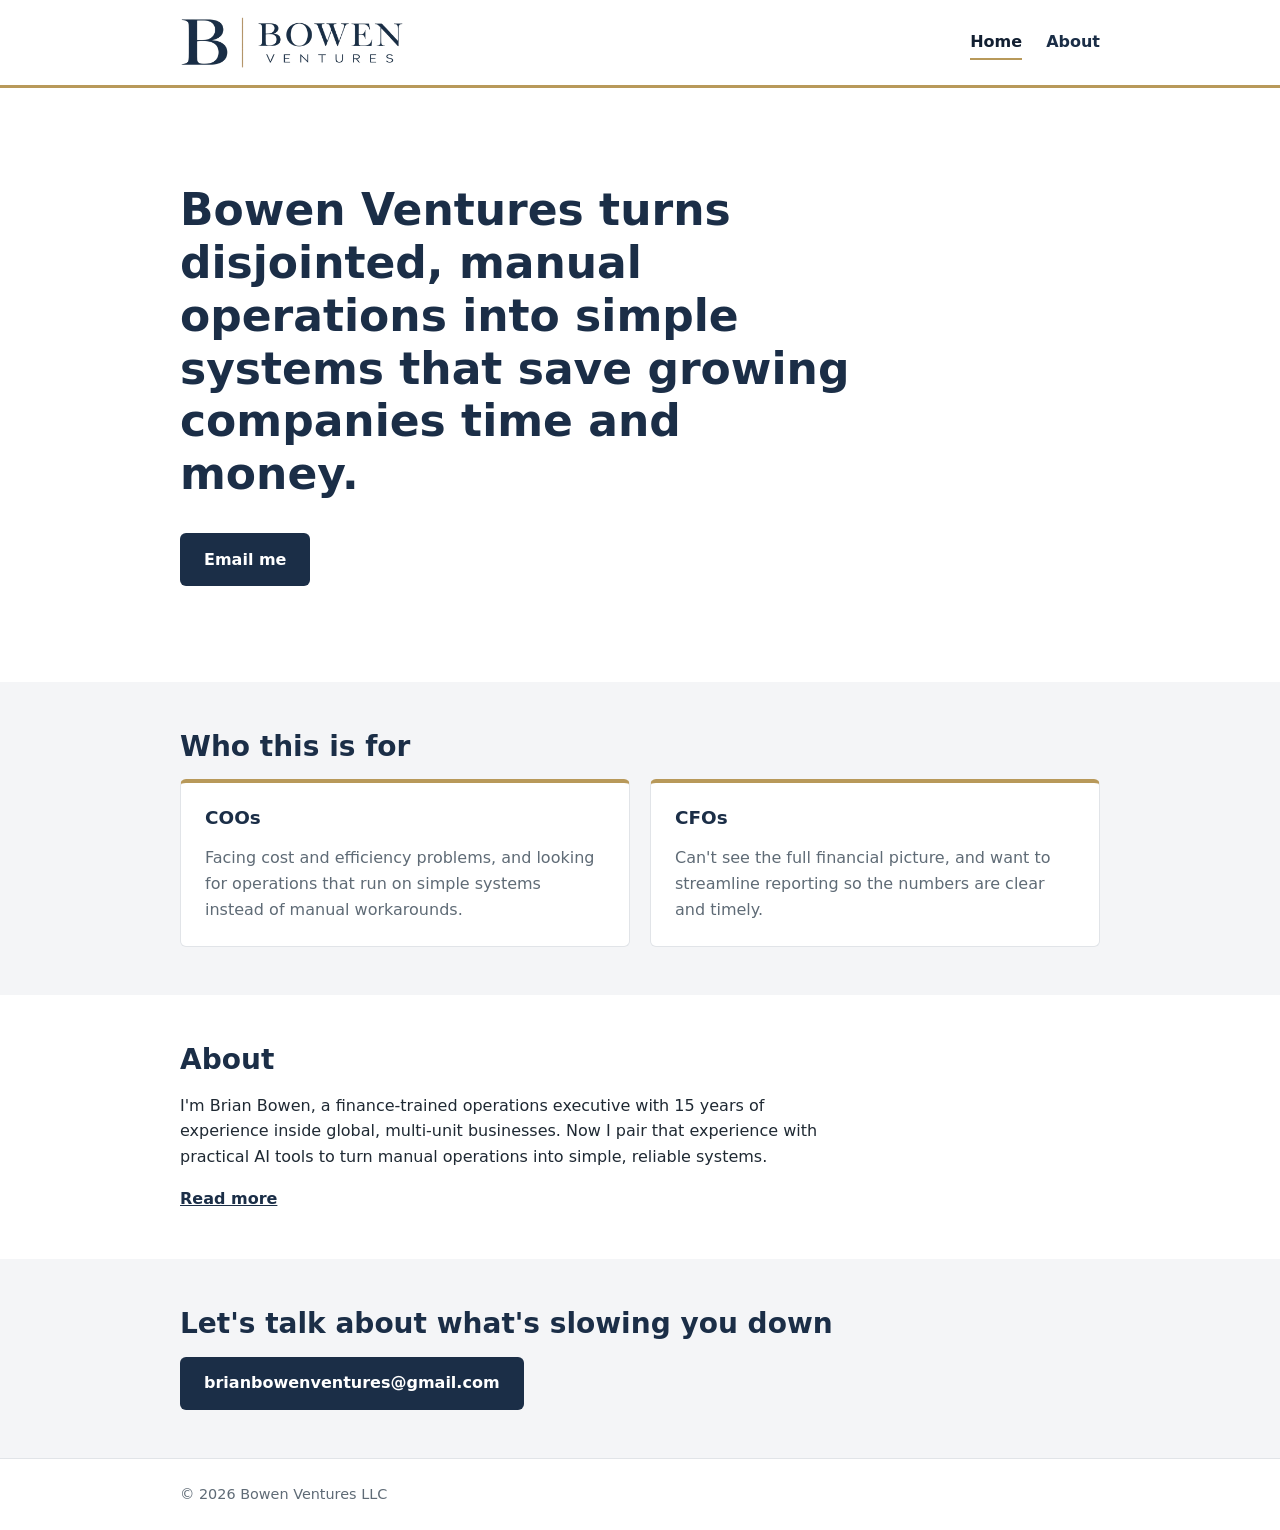
<file: index.html>
<!DOCTYPE html>
<html lang="en">
<head>
  <meta charset="utf-8">
  <meta name="viewport" content="width=device-width, initial-scale=1">
  <title>Bowen Ventures</title>
  <meta name="description" content="Bowen Ventures turns disjointed, manual operations into simple systems that save growing companies time and money.">
  <link rel="icon" type="image/png" href="assets/logo-mark.png">
  <link rel="stylesheet" href="styles.css">
</head>
<body>

  <header class="site-header">
    <div class="container">
      <a class="brand" href="index.html">
        <img src="assets/logo-wide.png" alt="Bowen Ventures" width="800" height="190">
      </a>
      <nav class="site-nav" aria-label="Main">
        <a href="index.html" aria-current="page">Home</a>
        <a href="about.html">About</a>
      </nav>
    </div>
  </header>

  <main>

    <section class="hero">
      <div class="container">
        <h1>Bowen Ventures turns disjointed, manual operations into simple systems that save growing companies time and money.</h1>
        <a class="button" href="mailto:brianbowenventures@gmail.com">Email me</a>
      </div>
    </section>

    <section class="audience">
      <div class="container">
        <h2>Who this is for</h2>
        <div class="cards">
          <article class="card">
            <h3>COOs</h3>
            <p>Facing cost and efficiency problems, and looking for operations that run on simple systems instead of manual workarounds.</p>
          </article>
          <article class="card">
            <h3>CFOs</h3>
            <p>Can't see the full financial picture, and want to streamline reporting so the numbers are clear and timely.</p>
          </article>
        </div>
      </div>
    </section>

    <section class="about">
      <div class="container">
        <h2>About</h2>
        <p>I'm Brian Bowen, a finance-trained operations executive with 15 years of experience inside global, multi-unit businesses. Now I pair that experience with practical AI tools to turn manual operations into simple, reliable systems.</p>
        <a class="text-link" href="about.html">Read more</a>
      </div>
    </section>

    <section class="contact">
      <div class="container">
        <h2>Let's talk about what's slowing you down</h2>
        <a class="button" href="mailto:brianbowenventures@gmail.com">brianbowenventures@gmail.com</a>
      </div>
    </section>

  </main>

  <footer class="site-footer">
    <div class="container">
      <p>&copy; 2026 Bowen Ventures LLC</p>
    </div>
  </footer>

</body>
</html>
</file>
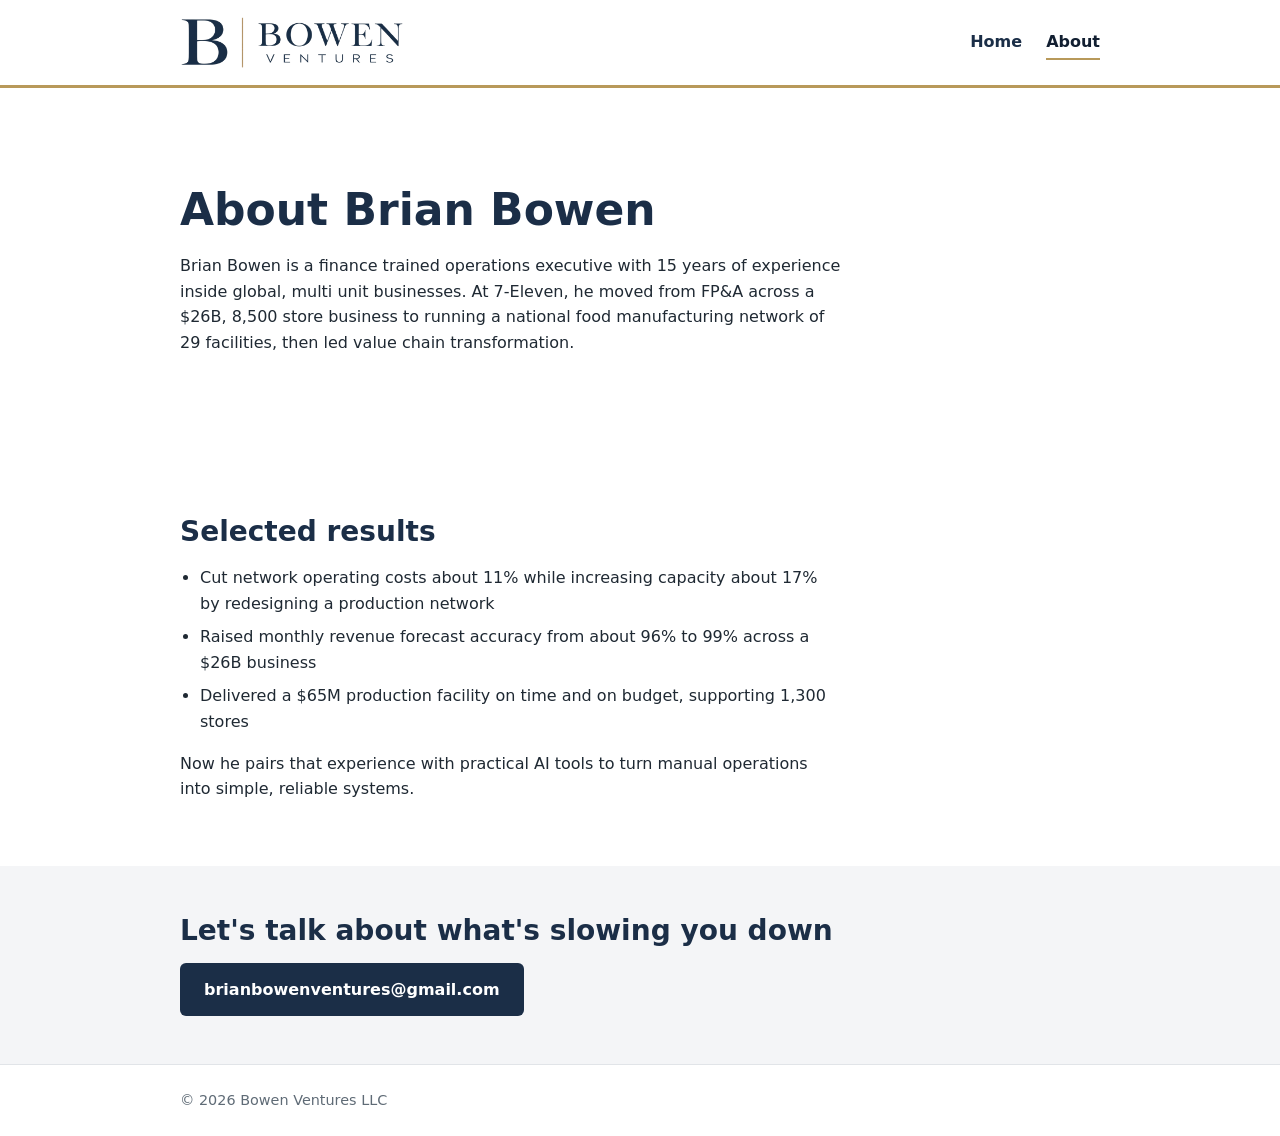
<file: about.html>
<!DOCTYPE html>
<html lang="en">
<head>
  <meta charset="utf-8">
  <meta name="viewport" content="width=device-width, initial-scale=1">
  <title>About Brian Bowen | Bowen Ventures</title>
  <meta name="description" content="Brian Bowen is a finance trained operations executive with 15 years of experience inside global, multi unit businesses.">
  <link rel="icon" type="image/png" href="assets/logo-mark.png">
  <link rel="stylesheet" href="styles.css">
</head>
<body>

  <header class="site-header">
    <div class="container">
      <a class="brand" href="index.html">
        <img src="assets/logo-wide.png" alt="Bowen Ventures" width="800" height="190">
      </a>
      <nav class="site-nav" aria-label="Main">
        <a href="index.html">Home</a>
        <a href="about.html" aria-current="page">About</a>
      </nav>
    </div>
  </header>

  <main>

    <section class="hero">
      <div class="container">
        <h1>About Brian Bowen</h1>
        <p>Brian Bowen is a finance trained operations executive with 15 years of experience inside global, multi unit businesses. At 7-Eleven, he moved from FP&amp;A across a $26B, 8,500 store business to running a national food manufacturing network of 29 facilities, then led value chain transformation.</p>
      </div>
    </section>

    <section class="about">
      <div class="container">
        <h2>Selected results</h2>
        <ul>
          <li>Cut network operating costs about 11% while increasing capacity about 17% by redesigning a production network</li>
          <li>Raised monthly revenue forecast accuracy from about 96% to 99% across a $26B business</li>
          <li>Delivered a $65M production facility on time and on budget, supporting 1,300 stores</li>
        </ul>

        <p>Now he pairs that experience with practical AI tools to turn manual operations into simple, reliable systems.</p>
      </div>
    </section>

    <section class="contact">
      <div class="container">
        <h2>Let's talk about what's slowing you down</h2>
        <a class="button" href="mailto:brianbowenventures@gmail.com">brianbowenventures@gmail.com</a>
      </div>
    </section>

  </main>

  <footer class="site-footer">
    <div class="container">
      <p>&copy; 2026 Bowen Ventures LLC</p>
    </div>
  </footer>

</body>
</html>
</file>
<file: styles.css>
/* Colors and sizes defined once, reused everywhere.
   Brand colors come from the logo: navy sampled from logo-mark.png,
   gold matched to the vertical line in logo-wide.png. */
:root {
  --text: #1f2933;
  --muted: #5f6b76;
  --background: #ffffff;
  --background-alt: #f4f5f7;
  --border: #e1e4e8;
  --accent: #1b2e47;
  --accent-dark: #121f31;
  --accent-secondary: #b8995a;
  --max-width: 960px;
}

/* Predictable sizing: padding and borders count inside an element's width */
*,
*::before,
*::after {
  box-sizing: border-box;
}

body {
  margin: 0;
  font-family: system-ui, -apple-system, "Segoe UI", Roboto, Helvetica, Arial, sans-serif;
  line-height: 1.6;
  color: var(--text);
  background: var(--background);
}

/* Centers content and keeps lines readable on wide screens */
.container {
  max-width: var(--max-width);
  margin: 0 auto;
  padding: 0 1.25rem;
}

h1, h2, h3 {
  line-height: 1.2;
  margin: 0 0 1rem;
  color: var(--accent);
}

h1 { font-size: 2rem; }
h2 { font-size: 1.5rem; }
h3 { font-size: 1.15rem; }

p {
  margin: 0 0 1rem;
}

/* Header */
.site-header {
  border-bottom: 3px solid var(--accent-secondary);
  padding: 1rem 0;
}

/* The logo is the brand name; it scales down on small phones */
.brand {
  display: inline-block;
  line-height: 0;
}

.brand img {
  display: block;
  height: auto;
  width: 11rem;
  max-width: 100%;
}

/* Phones: logo on top, navigation links in a row below it */
.site-header .container {
  display: flex;
  flex-direction: column;
  align-items: flex-start;
  gap: 0.75rem;
}

.site-nav {
  display: flex;
  gap: 1.5rem;
}

/* Navy text links with no default underline or visited color.
   Hover and the current page get a thin gold underline; gold is never used for text. */
.site-nav a,
.site-nav a:visited {
  color: var(--accent);
  text-decoration: none;
  font-weight: 600;
  padding: 0.25rem 0;
  border-bottom: 2px solid transparent;
}

.site-nav a:hover,
.site-nav a:focus-visible {
  color: var(--accent-dark);
  border-bottom-color: var(--accent-secondary);
}

.site-nav a[aria-current="page"] {
  color: var(--accent-dark);
  border-bottom-color: var(--accent-secondary);
}

/* Every main section gets the same vertical breathing room */
section {
  padding: 3rem 0;
}

.hero {
  padding: 4rem 0;
}

.hero h1 {
  max-width: 22ch;
}

/* Intro text under a page title (About page) keeps a readable line length */
.hero p {
  max-width: 65ch;
}

.audience,
.contact {
  background: var(--background-alt);
}

.about p {
  max-width: 65ch;
}

.about ul {
  max-width: 65ch;
  margin: 0 0 1rem;
  padding-left: 1.25rem;
}

.about li {
  margin-bottom: 0.5rem;
}

/* Inline navy link, used for "Read more" */
.text-link {
  color: var(--accent);
  font-weight: 600;
}

.text-link:hover,
.text-link:focus-visible {
  color: var(--accent-dark);
}

/* Cards: stacked on phones, side by side on wider screens (see media query) */
.cards {
  display: grid;
  gap: 1.25rem;
}

.card {
  background: var(--background);
  border: 1px solid var(--border);
  border-top: 4px solid var(--accent-secondary);
  border-radius: 6px;
  padding: 1.5rem;
}

.card p {
  color: var(--muted);
  margin: 0;
}

/* Navy is the main accent (buttons, headings); gold is for thin lines only */
.button {
  display: inline-block;
  background: var(--accent);
  color: #ffffff;
  text-decoration: none;
  font-weight: 600;
  padding: 0.85rem 1.5rem;
  border-radius: 6px;
}

.button:hover,
.button:focus-visible {
  background: var(--accent-dark);
}

.hero .button {
  margin-top: 1rem;
}

/* Footer */
.site-footer {
  border-top: 1px solid var(--border);
  padding: 1.5rem 0;
  color: var(--muted);
  font-size: 0.9rem;
}

.site-footer p {
  margin: 0;
}

/* Wider screens: larger type and two-column cards */
@media (min-width: 700px) {
  h1 { font-size: 2.75rem; }
  h2 { font-size: 1.75rem; }

  .hero {
    padding: 6rem 0;
  }

  .brand img {
    width: 14rem;
  }

  /* Wider screens: logo left, navigation links in a row on the right */
  .site-header .container {
    flex-direction: row;
    align-items: center;
    justify-content: space-between;
  }

  .cards {
    grid-template-columns: 1fr 1fr;
  }
}
</file>
